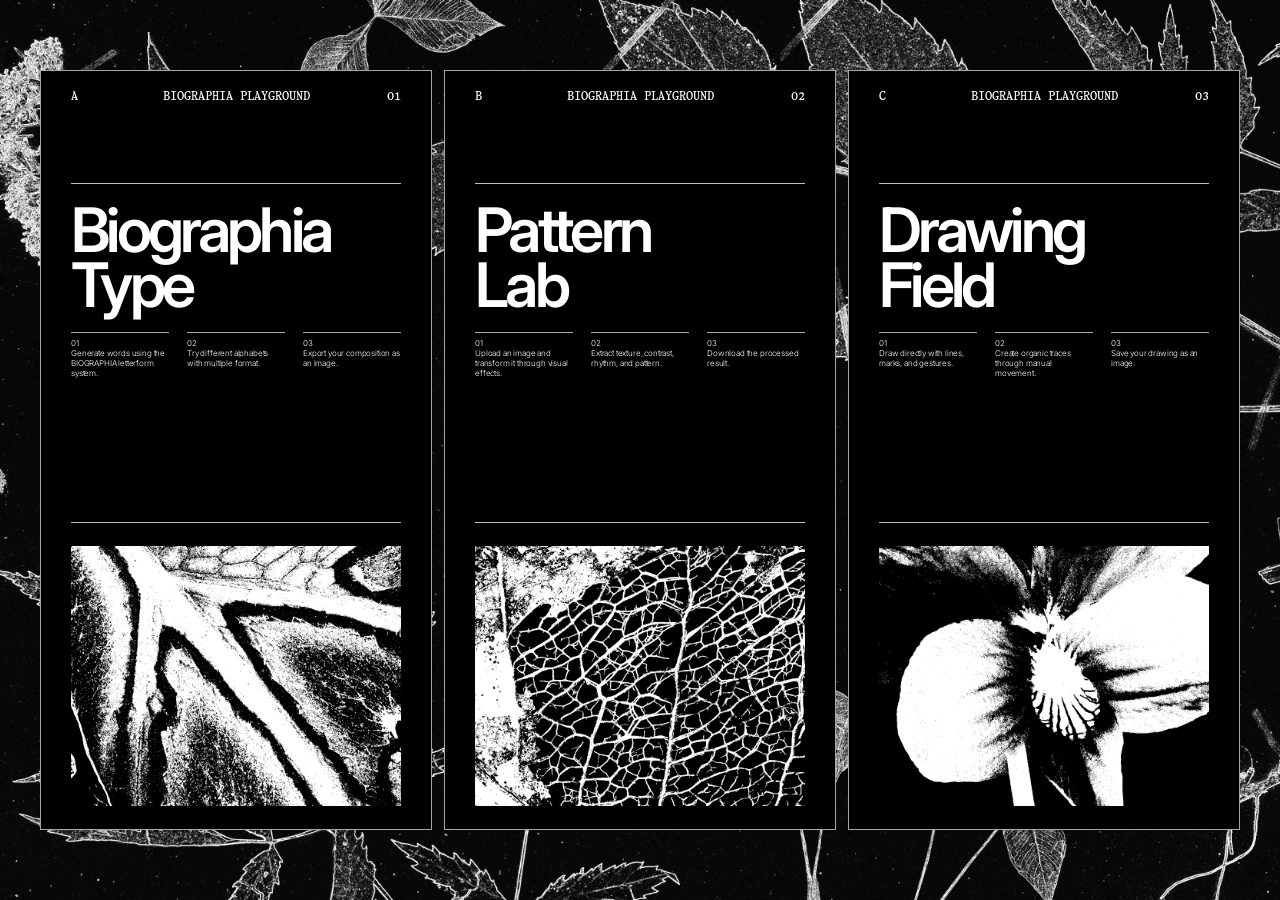
<file: index.html>
<!DOCTYPE html>
<html lang="en">
<head>
  <meta charset="UTF-8" />
  <meta name="viewport" content="width=device-width, initial-scale=1.0" />

  <title>BIOGRAPHIA Playground</title>
  <link rel="icon" type="image/png" href="favicon.png">
  <link rel="preconnect" href="https://fonts.googleapis.com">
  <link rel="preconnect" href="https://fonts.gstatic.com" crossorigin>

  <link href="https://fonts.googleapis.com/css2?family=Inter:wght@100..900&display=swap" rel="stylesheet">

  <link rel="stylesheet" href="style.css" />
</head>

<body>
<audio id="bg-audio" src="./audio-for-biographia.mp3" loop></audio>
  <main class="landing-page">
    <a href="./playground1/" class="card">
      <div class="card-top">
        <span>A</span>
        <span>BIOGRAPHIA Playground</span>
        <span>01</span>
      </div>

      <div class="card-title">
        <h2>Biographia<br>Type</h2>
      </div>

      <div class="card-info">
        <p>01<br>Generate words using the BIOGRAPHIA letterform system.</p>
        <p>02<br>Try different alphabets with multiple format.</p>
        <p>03<br>Export your composition as an image.</p>
      </div>

      <div class="divider"></div>
      <div class="card-image">
      <img src="./Images/1.png" alt="">
      </div>
    </a>


    <a href="./playground2/" class="card">
      <div class="card-top">
        <span>B</span>
        <span>BIOGRAPHIA Playground</span>
        <span>02</span>
      </div>

      <div class="card-title">
        <h2>Pattern<br>Lab</h2>
      </div>

      <div class="card-info">
        <p>01<br>Upload an image and transform it through visual effects.</p>
        <p>02<br>Extract texture, contrast, rhythm, and pattern.</p>
        <p>03<br>Download the processed result.</p>
      </div>

      <div class="divider"></div>

      <div class="card-image">
      <img src="./Images/2.png" alt="">
      </div>
    </a>

    <a href="./playground3/" class="card">
      <div class="card-top">
        <span>C</span>
        <span>BIOGRAPHIA Playground</span>
        <span>03</span>
      </div>

      <div class="card-title">
        <h2>Drawing<br>Field</h2>
      </div>

      <div class="card-info">
        <p>01<br>Draw directly with lines, marks, and gestures.</p>
        <p>02<br>Create organic traces through manual movement.</p>
        <p>03<br>Save your drawing as an image.</p>
      </div>

      <div class="divider"></div>

      <div class="card-image">
      <img src="./Images/3.png" alt="">
      </div>
    </a>
  </main>
  <script>
  const audio = document.getElementById("bg-audio");

  document.body.addEventListener("click", async () => {
    try {
      audio.volume = 0.5;
      await audio.play();
      console.log("audio is playing");
    } catch (error) {
      console.log("audio play failed:", error);
    }
  }, { once: true });
</script>
</body>
</html>
</file>
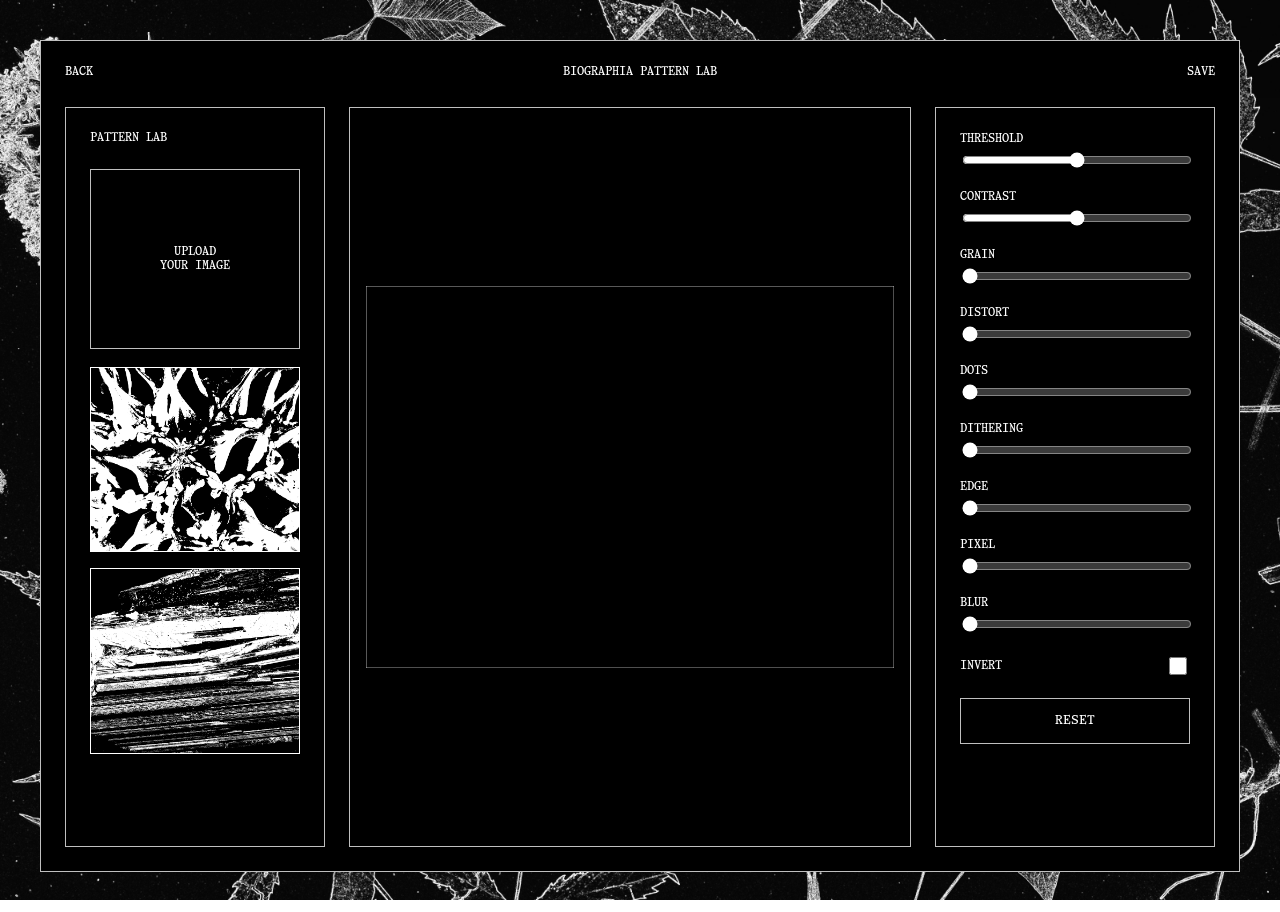
<file: playground2/index.html>
<!DOCTYPE html>
<html lang="en">
<head>
  <meta charset="UTF-8" />
  <meta name="viewport" content="width=device-width, initial-scale=1.0" />
  <title>BIOGRAPHIA Pattern Lab</title>
  <link rel="icon" type="image/png" href="../favicon.png">
  <link rel="stylesheet" href="style.css" />
</head>

<body>
  <main class="page-frame">
    <header class="top-bar">
      <a href="../index.html">BACK</a>
      <h1>BIOGRAPHIA PATTERN LAB</h1>
      <button id="export-button" type="button">SAVE</button>
    </header>

    <section class="lab-layout">
      <aside class="left-panel">
        <h2>pattern lab</h2>

        <label class="upload-box">
          <span>UPLOAD<br>YOUR IMAGE</span>
          <input id="image-upload" type="file" accept="image/*">
        </label>

     <div class="sample-grid">

  <div class="sample-card">
    <img class="sample-image" src="./samples/sample1.png" alt="">
  </div>

  <div class="sample-card">
    <img class="sample-image" src="./samples/sample2.png" alt="">
  </div>

</div>
      </aside>

      <section class="canvas-panel">
        <canvas id="canvas"></canvas>
      </section>

      <aside class="right-panel">
        <div class="control">
          <label for="threshold">threshold</label>
          <input id="threshold" type="range" min="0" max="255" value="128">
        </div>

        <div class="control">
          <label for="contrast">contrast</label>
          <input id="contrast" type="range" min="0" max="100" value="50">
        </div>

        <div class="control">
          <label for="grain">grain</label>
          <input id="grain" type="range" min="0" max="100" value="0">
        </div>

        <div class="control">
          <label for="distort">distort</label>
          <input id="distort" type="range" min="0" max="100" value="0">
        </div>

        <div class="control">
          <label for="dots">dots</label>
          <input id="dots" type="range" min="0" max="100" value="0">
        </div>

        <div class="control">
          <label for="dither">dithering</label>
          <input id="dither" type="range" min="0" max="100" value="0">
        </div>

        <div class="control">
          <label for="edge">edge</label>
          <input id="edge" type="range" min="0" max="100" value="0">
        </div>

        <div class="control">
          <label for="pixel">pixel</label>
          <input id="pixel" type="range" min="0" max="100" value="0">
        </div>

        <div class="control">
          <label for="blur">blur</label>
          <input id="blur" type="range" min="0" max="20" value="0">
        </div>

        <div class="control checkbox-control">
          <label for="invert">invert</label>
          <input id="invert" type="checkbox">
        </div>

        <button id="reset-button" type="button">RESET</button>
      </aside>
    </section>
  </main>

  <script src="script.js"></script>
</body>
</html>
</file>
<file: style.css>
@font-face {
  font-family: "TimezoneMono";
  src: url("Font/timezone-mono.otf") format("opentype");
}

* {
  box-sizing: border-box;
}


body {
  margin: 0;
  background-image: url('./Images/background.jpg');
  background-size: cover;
  background-position: center;
  background-repeat: no-repeat;
  background-attachment: fixed;
  color: #fff;
  font-family: 'Inter', sans-serif;
  font-weight: 300;
  line-height: 0.82;
}


.landing-page {
  min-height: 100vh;
  display: grid;
  grid-template-columns: repeat(3, 1fr);
  gap: 12px;
  padding: 70px 40px;
}

.card {
  min-height: calc(100vh - 140px);
  border: 1px solid rgba(255, 255, 255, 0.65);
  color: #fff;
  text-decoration: none;
  padding: 22px 30px 18px;
  display: flex;
  flex-direction: column;
  justify-content: space-between;
  background: #000;
  transition: border-radius 0.35s ease, transform 0.35s ease, border-color 0.35s ease;
  overflow: hidden;
}
.card-image {
  width: 100%;

  margin-top: 15px;
  margin-bottom: 5px;

  display: flex;
  justify-content: center;
  align-items: center;
}

.card-image img {
  width: 100%;
  height: 260px;

  object-fit: cover;

  display: block;
}

.card:hover {
  border-radius: 30px;
  border-color: rgba(255, 255, 255, 0.65);
  transform: translateY(-6px);
}

.card-top {
  display: grid;
  grid-template-columns: 1fr auto 1fr;
  align-items: center;
  font-family: "TimezoneMono";
  font-size: 12px;
  font-weight: 400;
  text-transform: uppercase;
}

.card-top span:first-child {
  text-align: left;
}

.card-top span:nth-child(2) {
  text-align: center;
}

.card-top span:last-child {
  text-align: right;
}

.card-title {
  margin-top: 80px;
}

.card-title::before {
  content: "";
  display: block;
  width: 100%;
  height: 1px;
  background: rgba(255, 255, 255, 0.75);
  margin-bottom: 19px;
}

.card-title h2 {
  margin: 0;
  font-size: clamp(42px, 4.8vw, 76px);
  line-height: 0.89;
  letter-spacing: -0.06em;
  font-weight: 600;
}

.card-info {
  display: grid;
  grid-template-columns: repeat(3, 1fr);
  gap: 18px;
  margin-top: 20px;
  font-size: 8px;
  line-height: 1.25;
  letter-spacing: -0.02em;
}

.card-info p {
  margin: 0;
  padding-top: 5px;
  border-top: 1px solid rgba(255, 255, 255, 0.65);
}

.divider {
  width: 100%;
  height: 1px;
  background: rgba(255, 255, 255, 0.75);
  margin-top: auto;
  margin-bottom: 8px;
}

.card-number {
  font-size: clamp(180px, 19vw, 310px);
  line-height: 0.75;
  letter-spacing: -0.08em;
  font-weight: 700;
}

#sound-toggle {
  position: fixed;
  top: 28px;
  right: 36px;
  z-index: 9999;
  background: transparent;
  border: none;
  color: white;
  font-family: "TimezoneMono", monospace;
  font-size: 10px;
  text-transform: uppercase;
  cursor: pointer;
}
</file>
<file: playground2/style.css>
@font-face {
  font-family: "TimezoneMono";
  src: url("../Font/timezone-mono.otf") format("opentype");
}

* {
  box-sizing: border-box;
}

body {
  margin: 0;
  background-image: url("../Images/background.jpg");
  background-size: cover;
  background-position: center;
  background-attachment: fixed;
  color: white;
  font-family: Arial, Helvetica, sans-serif;
}

.page-frame {
  width: calc(100vw - 80px);
  min-height: calc(100vh - 80px);
  margin: 40px;
  padding: 24px;
  background: #000;
  border: 1px solid rgba(255, 255, 255, 0.75);
}

.top-bar {
  display: grid;
  grid-template-columns: 1fr auto 1fr;
  align-items: center;
  font-family: "TimezoneMono", monospace;
  font-size: 12px;
  text-transform: uppercase;
}

.top-bar a,
.top-bar button {
  color: white;
  background: transparent;
  border: none;
  text-decoration: none;
  font-family: inherit;
  font-size: inherit;
  cursor: pointer;
}

.top-bar h1 {
  margin: 0;
  font-size: 12px;
  font-weight: 400;
}

.top-bar button {
  justify-self: end;
}

.lab-layout {
  height: calc(100vh - 160px);
  margin-top: 28px;
  display: grid;
  grid-template-columns: 260px 1fr 280px;
  gap: 24px;
}

.left-panel,
.right-panel,
.canvas-panel {
  border: 1px solid rgba(255, 255, 255, 0.75);
}

.left-panel {
  padding: 24px;
}

.left-panel h2 {
  margin: 0 0 24px;
  font-family: "TimezoneMono", monospace;
  font-size: 12px;
  font-weight: 400;
  line-height: 1.1;
  text-transform: uppercase;
}

.upload-box {
  height: 180px;
  border: 1px solid rgba(255, 255, 255, 0.75);
  display: flex;
  justify-content: center;
  align-items: center;
  font-family: "TimezoneMono", monospace;
  font-size: 12px;
  text-align: center;
  text-transform: uppercase;
  cursor: pointer;
  transition: background 0.25s ease, color 0.25s ease;
}

.upload-box:hover {
  background: white;
  color: black;
}

.upload-box input {
  display: none;
}

.panel-note {
  margin-top: 24px;
  font-size: 12px;
  line-height: 1.45;
  color: rgba(255, 255, 255, 0.7);
}

.canvas-panel {
  display: flex;
  justify-content: center;
  align-items: center;
  padding: 16px;
  overflow: hidden;
}

canvas {
  max-width: 100%;
  max-height: 100%;
  object-fit: contain;
  background: black;
}

.right-panel {
  padding: 24px;
  display: flex;
  flex-direction: column;
  gap: 20px;
  overflow-y: auto;
}

.control {
  display: grid;
  gap: 4px;
}

.control label {
  font-family: "TimezoneMono", monospace;
  font-size: 12px;
  text-transform: uppercase;
}

input[type="range"] {
  width: 100%;
  accent-color: white;
  cursor: pointer;
}

.checkbox-control {
  display: flex;
  align-items: center;
  justify-content: space-between;
}

.checkbox-control input {
  width: 18px;
  height: 18px;
}

#reset-button,
#download-button {
  background: transparent;
  border: 1px solid rgba(255, 255, 255, 0.75);
  color: white;
  padding: 14px;
  font-family: "TimezoneMono", monospace;
  font-size: 13px;
  text-transform: uppercase;
  cursor: pointer;
  transition: background 0.25s ease, color 0.25s ease;
}

#download-button {
  font-size: 17px;
  line-height: 1.2;
}

#reset-button:hover,
#download-button:hover {
  background: white;
  color: black;
}

#export-button {
  background: none;
  border: none;
  color: white;
  font-family: "TimezoneMono", monospace;
  font-size: 12px;
  cursor: pointer;

  padding: 0;
  margin: 0;

  pointer-events: auto;
}

#export-button:hover {
  opacity: 0.6;
}

.sample-grid {
  display: flex;
  flex-direction: column;
  gap: 16px;
  margin-top: 18px;
}

.sample-card {
  width: 100%;
  aspect-ratio: 3.4 / 3;

  border: 1px solid white;
  overflow: hidden;
  cursor: pointer;
}

.sample-image {
  width: 100%;
  height: 100%;

  object-fit: cover;
  display: block;
}

.sample-card:hover img {
  filter: invert(1);
  transform: scale(1.02);
}
</file>
